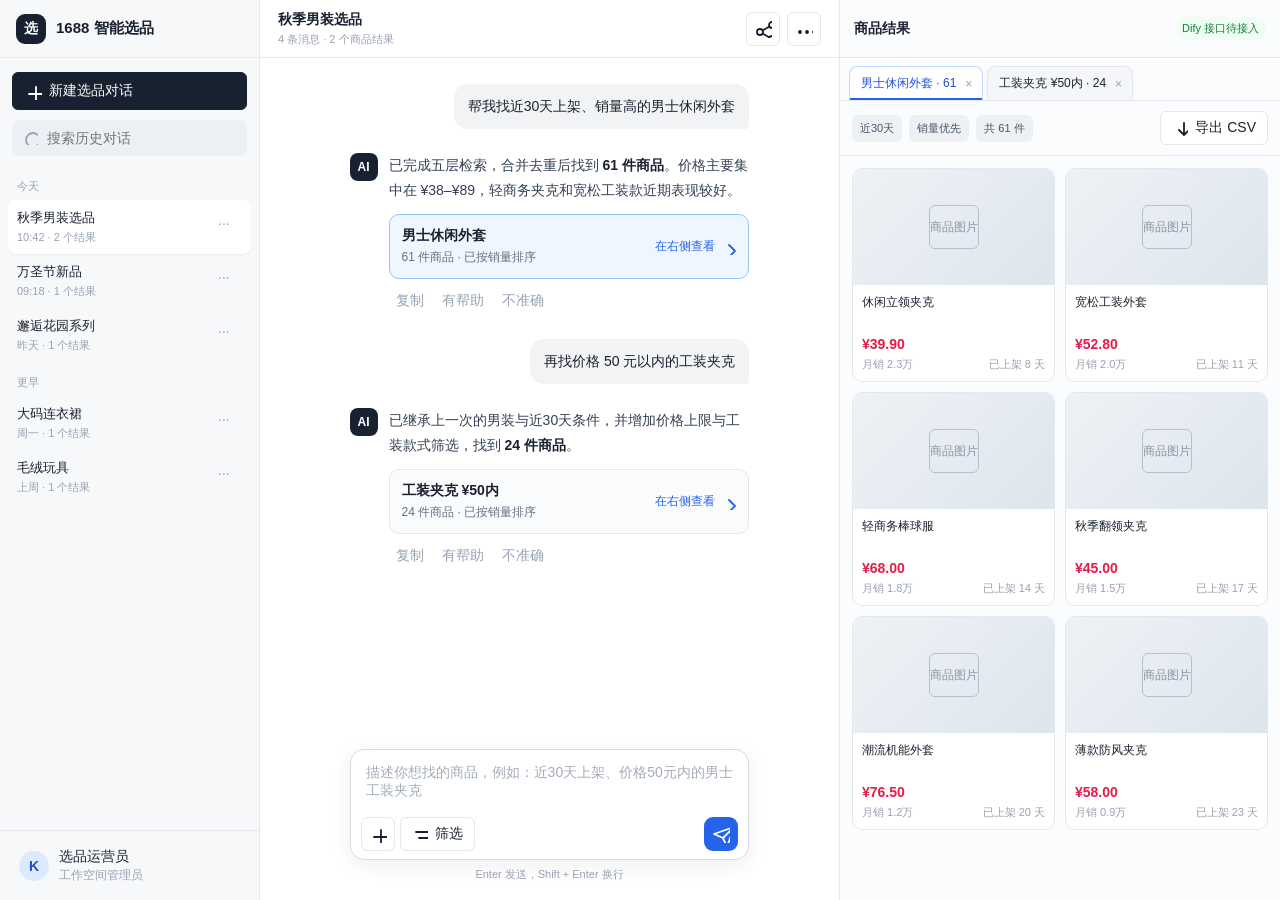
<file: dify_conversation_workbench/index.html>
<!doctype html>
<html lang="zh-CN">
<head>
  <meta charset="utf-8">
  <meta name="viewport" content="width=device-width,initial-scale=1">
  <title>1688 智能选品工作台</title>
  <style>
    :root{--primary:#2563eb;--primary-soft:#eff6ff;--bg:#f3f4f6;--surface:#fff;--border:#e5e7eb;--text:#18212f;--sub:#667085;--muted:#98a2b3;--danger:#dc2626;--sidebar:260px;--preview:440px;--r-sm:6px;--r-md:10px;--r-lg:14px;--shadow:0 10px 32px rgba(16,24,40,.10)}
    *{box-sizing:border-box}html,body{height:100%;margin:0}body{font-family:"Microsoft YaHei UI","PingFang SC","Noto Sans CJK SC",sans-serif;color:var(--text);background:radial-gradient(circle at 15% 0,#fff 0,transparent 26%),var(--bg);font-size:14px;overflow:hidden}
    button,input,textarea{font:inherit}button{color:inherit}.app{height:100vh;display:grid;grid-template-columns:var(--sidebar) minmax(420px,1fr) var(--preview);animation:enter .45s ease both}@keyframes enter{from{opacity:0;transform:translateY(6px)}to{opacity:1;transform:none}}
    .icon{width:18px;height:18px;fill:none;stroke:currentColor;stroke-width:1.8;stroke-linecap:round;stroke-linejoin:round}.icon-sm{width:16px;height:16px}.btn{border:1px solid var(--border);background:var(--surface);border-radius:var(--r-sm);height:34px;padding:0 11px;display:inline-flex;align-items:center;justify-content:center;gap:7px;cursor:pointer;transition:.16s ease}.btn:hover{border-color:#cbd5e1;background:#f8fafc}.btn:focus-visible,.session:focus-visible,.result-card:focus-visible,.tab:focus-visible{outline:3px solid rgba(37,99,235,.18);outline-offset:1px}.btn.primary{background:var(--text);color:#fff;border-color:var(--text)}.btn.primary:hover{background:#273244}.icon-btn{width:34px;padding:0}.hidden{display:none!important}
    .sidebar{height:100%;background:rgba(247,248,250,.96);border-right:1px solid var(--border);display:flex;flex-direction:column;min-width:0}.brand{height:58px;padding:0 16px;display:flex;align-items:center;gap:10px;border-bottom:1px solid rgba(229,231,235,.75)}.brand-mark{width:30px;height:30px;border-radius:9px;background:var(--text);display:grid;place-items:center;color:#fff;font-weight:700}.brand b{font-size:15px}.new-wrap{padding:14px 12px 10px}.new-chat{width:100%;justify-content:flex-start;height:38px}.search-wrap{padding:0 12px 10px;position:relative}.search-wrap .icon{position:absolute;left:22px;top:9px;color:var(--muted)}.search{width:100%;height:36px;border:1px solid transparent;background:#eceff3;border-radius:8px;padding:0 10px 0 34px;color:var(--text);outline:0}.search:focus{background:#fff;border-color:#bfdbfe}.sessions{flex:1;overflow:auto;padding:0 8px 16px}.group-title{font-size:11px;color:var(--muted);padding:13px 9px 6px}.session{width:100%;border:0;background:transparent;border-radius:8px;padding:9px 9px;text-align:left;cursor:pointer;display:grid;grid-template-columns:1fr 24px;gap:6px;align-items:center;transition:.16s}.session:hover{background:#eceff3}.session.active{background:#fff;box-shadow:0 1px 2px rgba(16,24,40,.06)}.session-title{white-space:nowrap;overflow:hidden;text-overflow:ellipsis;font-size:13px}.session-meta{font-size:11px;color:var(--muted);margin-top:3px}.more{border:0;background:transparent;color:var(--muted);width:24px;height:24px;border-radius:5px;cursor:pointer}.more:hover{background:#e5e7eb;color:var(--text)}.sidebar-foot{padding:10px 12px;border-top:1px solid var(--border)}.profile{display:flex;align-items:center;gap:10px;padding:7px}.avatar{width:30px;height:30px;border-radius:50%;background:#dbeafe;color:#1d4ed8;display:grid;place-items:center;font-weight:700}.profile small{display:block;color:var(--muted);margin-top:2px}
    .conversation{height:100%;background:rgba(255,255,255,.98);border-right:1px solid var(--border);display:flex;flex-direction:column;min-width:0}.chat-head{height:58px;border-bottom:1px solid var(--border);padding:0 18px;display:flex;align-items:center;justify-content:space-between}.chat-title{font-weight:700}.chat-sub{font-size:11px;color:var(--muted);margin-top:3px}.head-actions{display:flex;gap:7px}.messages{flex:1;overflow:auto;padding:26px max(24px,7vw) 18px;scroll-behavior:smooth}.message{margin-bottom:24px;animation:messageIn .24s ease both}@keyframes messageIn{from{opacity:0;transform:translateY(5px)}to{opacity:1;transform:none}}.message.user{display:flex;justify-content:flex-end}.bubble-user{max-width:78%;background:#f1f3f5;border-radius:14px 14px 4px 14px;padding:11px 14px;line-height:1.65}.assistant-row{display:grid;grid-template-columns:28px 1fr;gap:11px}.assistant-mark{width:28px;height:28px;border-radius:8px;background:var(--text);color:#fff;display:grid;place-items:center;font-size:12px;font-weight:700}.answer{line-height:1.75;color:#344054}.answer b{color:var(--text)}.answer-tools{display:flex;gap:4px;margin-top:8px}.answer-tools .btn{height:28px;border:0;color:var(--muted);padding:0 7px}.answer-tools .btn:hover{color:var(--text);background:#f2f4f7}.result-card{margin-top:12px;border:1px solid var(--border);background:#fafbfc;border-radius:var(--r-md);padding:12px;display:flex;align-items:center;justify-content:space-between;gap:12px;cursor:pointer;text-align:left;width:100%;transition:.18s}.result-card:hover{border-color:#bfdbfe;background:#f8fbff;transform:translateY(-1px)}.result-card.active{border-color:#93c5fd;background:var(--primary-soft)}.result-name{font-weight:700}.result-meta{font-size:12px;color:var(--sub);margin-top:4px}.result-arrow{color:var(--primary);display:flex;align-items:center;gap:5px;font-size:12px;white-space:nowrap}.typing{display:flex;gap:5px;padding:8px 0}.typing i{width:6px;height:6px;border-radius:50%;background:#94a3b8;animation:dot 1s infinite}.typing i:nth-child(2){animation-delay:.15s}.typing i:nth-child(3){animation-delay:.3s}@keyframes dot{50%{transform:translateY(-4px);opacity:.5}}
    .composer-wrap{padding:10px max(24px,7vw) 18px;background:linear-gradient(transparent,#fff 24%)}.composer{border:1px solid #d7dce2;border-radius:var(--r-lg);background:#fff;box-shadow:0 5px 20px rgba(16,24,40,.07);padding:10px 10px 8px;transition:.18s}.composer:focus-within{border-color:#93c5fd;box-shadow:0 0 0 3px rgba(37,99,235,.08),0 7px 24px rgba(16,24,40,.08)}.composer textarea{width:100%;height:54px;resize:none;border:0;outline:0;padding:4px 5px;color:var(--text)}.composer textarea::placeholder{color:#a4acb9}.composer-foot{display:flex;justify-content:space-between;align-items:center}.composer-actions{display:flex;gap:5px}.send{width:34px;height:34px;border:0;border-radius:9px;background:var(--primary);color:#fff;cursor:pointer;display:grid;place-items:center;transition:.16s}.send:hover{background:#1d4ed8}.send:disabled{background:#cbd5e1;cursor:not-allowed}.hint{font-size:11px;color:var(--muted);text-align:center;margin-top:7px}
    .preview{height:100%;background:#fbfcfd;display:flex;flex-direction:column;min-width:0}.preview-head{height:58px;border-bottom:1px solid var(--border);padding:0 14px;display:flex;align-items:center;justify-content:space-between}.preview-title{font-weight:700}.status{font-size:11px;color:#15803d;background:#f0fdf4;padding:4px 7px;border-radius:999px}.tabs{height:43px;border-bottom:1px solid var(--border);display:flex;align-items:end;padding:0 9px;gap:4px;overflow-x:auto}.tab{height:34px;max-width:190px;border:1px solid var(--border);border-bottom:0;background:#f4f6f8;border-radius:8px 8px 0 0;padding:0 8px 0 11px;display:flex;align-items:center;gap:7px;cursor:pointer;font-size:12px;white-space:nowrap}.tab.active{background:#fff;color:#1d4ed8;border-color:#bfdbfe;box-shadow:inset 0 -2px var(--primary)}.tab-label{overflow:hidden;text-overflow:ellipsis}.tab-close{border:0;background:transparent;color:var(--muted);cursor:pointer;padding:2px}.preview-toolbar{padding:10px 12px;border-bottom:1px solid var(--border);display:flex;gap:7px;align-items:center}.chip{font-size:11px;background:#eef1f4;color:#475467;border-radius:6px;padding:6px 8px}.export{margin-left:auto}.products{flex:1;overflow:auto;padding:12px;display:grid;grid-template-columns:repeat(2,minmax(0,1fr));align-content:start;gap:10px}.product{background:#fff;border:1px solid var(--border);border-radius:var(--r-md);overflow:hidden;transition:.18s}.product:hover{border-color:#cbd5e1;box-shadow:0 5px 16px rgba(16,24,40,.07);transform:translateY(-1px)}.product-img{height:116px;background:linear-gradient(135deg,#eef2f6,#dde5ed);display:grid;place-items:center;color:#8a96a6;font-size:12px;position:relative}.product-img:before{content:"";width:48px;height:42px;border:1px solid #b7c1cc;border-radius:6px;position:absolute}.product-body{padding:9px}.product-name{font-size:12px;line-height:1.45;height:35px;overflow:hidden}.product-price{color:#e11d48;font-weight:700;margin-top:7px}.product-data{display:flex;justify-content:space-between;color:var(--muted);font-size:11px;margin-top:5px}.empty{flex:1;display:grid;place-items:center;text-align:center;color:var(--sub);padding:30px}.empty-graphic{width:92px;height:72px;border:1px dashed #cbd5e1;border-radius:12px;margin:0 auto 14px;display:grid;place-items:center;color:#94a3b8}.empty b{display:block;color:var(--text);margin-bottom:6px}.toast{position:fixed;left:50%;bottom:24px;transform:translate(-50%,12px);background:#18212f;color:#fff;padding:9px 13px;border-radius:8px;box-shadow:var(--shadow);opacity:0;pointer-events:none;transition:.2s;z-index:9}.toast.show{opacity:1;transform:translate(-50%,0)}
    @media(max-width:1100px){:root{--preview:360px}.app{grid-template-columns:220px minmax(380px,1fr) var(--preview)}}
    @media(max-width:850px){body{overflow:auto}.app{height:auto;min-height:100vh;grid-template-columns:210px 1fr}.preview{grid-column:1/-1;height:560px;border-top:1px solid var(--border)}.sidebar,.conversation{height:100vh}}
    @media(max-width:620px){.app{display:block}.sidebar{height:auto;max-height:300px}.conversation{height:720px}.preview{height:620px}.messages,.composer-wrap{padding-left:16px;padding-right:16px}}
  </style>
</head>
<body>
  <div class="app">
    <aside class="sidebar">
      <div class="brand"><div class="brand-mark">选</div><div><b>1688 智能选品</b></div></div>
      <div class="new-wrap"><button class="btn primary new-chat" id="newChat"><svg class="icon"><path d="M12 5v14M5 12h14"/></svg>新建选品对话</button></div>
      <div class="search-wrap"><svg class="icon icon-sm"><circle cx="11" cy="11" r="7"/><path d="m20 20-4-4"/></svg><input class="search" id="sessionSearch" placeholder="搜索历史对话"></div>
      <div class="sessions" id="sessionList"></div>
      <div class="sidebar-foot"><div class="profile"><div class="avatar">K</div><div>选品运营员<small>工作空间管理员</small></div></div></div>
    </aside>

    <section class="conversation">
      <header class="chat-head"><div><div class="chat-title" id="chatTitle"></div><div class="chat-sub" id="chatSub"></div></div><div class="head-actions"><button class="btn icon-btn" title="分享"><svg class="icon"><circle cx="18" cy="5" r="3"/><circle cx="6" cy="12" r="3"/><circle cx="18" cy="19" r="3"/><path d="m8.6 10.5 6.8-4M8.6 13.5l6.8 4"/></svg></button><button class="btn icon-btn" title="更多"><svg class="icon"><circle cx="5" cy="12" r="1"/><circle cx="12" cy="12" r="1"/><circle cx="19" cy="12" r="1"/></svg></button></div></header>
      <div class="messages" id="messages"></div>
      <div class="composer-wrap"><div class="composer"><textarea id="prompt" placeholder="描述你想找的商品，例如：近30天上架、价格50元内的男士工装夹克"></textarea><div class="composer-foot"><div class="composer-actions"><button class="btn icon-btn" title="添加附件"><svg class="icon"><path d="M12 5v14M5 12h14"/></svg></button><button class="btn" title="筛选条件"><svg class="icon icon-sm"><path d="M4 6h16M7 12h10M10 18h4"/></svg>筛选</button></div><button class="send" id="send" title="发送"><svg class="icon"><path d="m22 2-7 20-4-9-9-4Z"/><path d="M22 2 11 13"/></svg></button></div></div><div class="hint">Enter 发送，Shift + Enter 换行</div></div>
    </section>

    <aside class="preview">
      <header class="preview-head"><div class="preview-title">商品结果</div><span class="status">Dify 接口待接入</span></header>
      <div class="tabs" id="tabs"></div>
      <div class="preview-toolbar hidden" id="previewToolbar"><span class="chip">近30天</span><span class="chip">销量优先</span><span class="chip" id="countChip"></span><button class="btn export" id="exportBtn"><svg class="icon icon-sm"><path d="M12 3v12M7 10l5 5 5-5"/><path d="M5 21h14"/></svg>导出 CSV</button></div>
      <div class="products hidden" id="products"></div>
      <div class="empty" id="empty"><div><div class="empty-graphic"><svg class="icon" style="width:32px;height:32px"><path d="M3 6h18v12H3z"/><path d="m3 6 4-3h10l4 3M8 10h8"/></svg></div><b>等待商品结果</b><span>在中间发起选品对话，结果会在这里以 Tab 形式打开。</span></div></div>
    </aside>
  </div>
  <div class="toast" id="toast"></div>

  <script>
    const MOCK_DB={
      sessions:[
        {id:"s1",group:"今天",title:"秋季男装选品",updated:"10:42",messages:[
          {role:"user",text:"帮我找近30天上架、销量高的男士休闲外套"},
          {role:"assistant",text:"已完成五层检索，合并去重后找到 <b>61 件商品</b>。价格主要集中在 ¥38–¥89，轻商务夹克和宽松工装款近期表现较好。",result:"r1"},
          {role:"user",text:"再找价格 50 元以内的工装夹克"},
          {role:"assistant",text:"已继承上一次的男装与近30天条件，并增加价格上限与工装款式筛选，找到 <b>24 件商品</b>。",result:"r2"}
        ],results:[
          {id:"r1",name:"男士休闲外套",count:61,products:["休闲立领夹克","宽松工装外套","轻商务棒球服","秋季翻领夹克","潮流机能外套","薄款防风夹克"],prices:[39.9,52.8,68,45,76.5,58]},
          {id:"r2",name:"工装夹克 ¥50内",count:24,products:["复古多袋工装夹克","基础款翻领外套","秋季宽松夹克","日系休闲工装服","简约通勤外套","青年薄款夹克"],prices:[42,36.8,49.9,45.5,38,47]}
        ]},
        {id:"s2",group:"今天",title:"万圣节新品",updated:"09:18",messages:[{role:"user",text:"找近30天上架的万圣节产品"},{role:"assistant",text:"已识别节日主题、新品时间与热销排序条件，共找到 <b>48 件商品</b>。",result:"r3"}],results:[{id:"r3",name:"万圣节新品",count:48,products:["南瓜灯装饰套装","万圣节斗篷","发光幽灵挂件","儿童巫师帽","派对气球组合","桌面南瓜摆件"],prices:[12.8,18,9.9,7.5,15.9,11.2]}]},
        {id:"s3",group:"今天",title:"邂逅花园系列",updated:"昨天",messages:[{role:"user",text:"搜索邂逅花园系列"},{role:"assistant",text:"已使用系列词作为强检索锚点，找到 <b>32 件高相关商品</b>。",result:"r4"}],results:[{id:"r4",name:"邂逅花园系列",count:32,products:["花园系列连衣裙","法式碎花衬衫","复古花卉半裙","轻薄印花开衫","田园风吊带裙","花卉雪纺上衣"],prices:[79,59,65,48,72,52]}]},
        {id:"s4",group:"更早",title:"大码连衣裙",updated:"周一",messages:[{role:"user",text:"大码连衣裙"},{role:"assistant",text:"已识别人群属性与核心品类，共找到 <b>76 件商品</b>。",result:"r5"}],results:[{id:"r5",name:"大码连衣裙",count:76,products:["大码显瘦连衣裙","宽松雪纺长裙","胖妹妹收腰裙","通勤大码裙装","法式印花长裙","遮肉A字裙"],prices:[69,55,72,86,78,63]}]},
        {id:"s5",group:"更早",title:"毛绒玩具",updated:"上周",messages:[{role:"user",text:"毛绒玩具"},{role:"assistant",text:"已完成玩具类目检索和热销排序，共找到 <b>92 件商品</b>。",result:"r6"}],results:[{id:"r6",name:"毛绒玩具",count:92,products:["治愈系小熊公仔","长条抱枕玩偶","卡通兔子公仔","可爱猫咪抱枕","儿童安抚玩具","生日礼物玩偶"],prices:[18.8,25,16.5,22,19.9,29]}]}
      ]
    };

    const state={sessionId:"s1",activeResultId:"r1",openTabs:["r1","r2"],loading:false};
    const $=s=>document.querySelector(s);
    const el={sessionList:$("#sessionList"),messages:$("#messages"),chatTitle:$("#chatTitle"),chatSub:$("#chatSub"),prompt:$("#prompt"),send:$("#send"),tabs:$("#tabs"),products:$("#products"),empty:$("#empty"),toolbar:$("#previewToolbar"),count:$("#countChip"),search:$("#sessionSearch"),toast:$("#toast")};
    const iconArrow='<svg class="icon icon-sm"><path d="m9 18 6-6-6-6"/></svg>';
    function session(){return MOCK_DB.sessions.find(s=>s.id===state.sessionId)}
    function resultById(id){return session().results.find(r=>r.id===id)}
    function escapeHtml(v){return String(v).replace(/[&<>"]/g,c=>({"&":"&amp;","<":"&lt;",">":"&gt;",'"':"&quot;"}[c]))}
    function renderSessions(filter=""){
      const list=MOCK_DB.sessions.filter(s=>s.title.includes(filter.trim()));let group="";el.sessionList.innerHTML="";
      list.forEach(s=>{if(s.group!==group){group=s.group;el.sessionList.insertAdjacentHTML("beforeend",`<div class="group-title">${group}</div>`)}const b=document.createElement("button");b.className="session "+(s.id===state.sessionId?"active":"");b.innerHTML=`<div><div class="session-title">${escapeHtml(s.title)}</div><div class="session-meta">${s.updated} · ${s.results.length} 个结果</div></div><span class="more">···</span>`;b.onclick=()=>switchSession(s.id);el.sessionList.appendChild(b)})
    }
    function switchSession(id){state.sessionId=id;const s=session();state.openTabs=s.results.length?[s.results[0].id]:[];state.activeResultId=state.openTabs[0]||null;renderAll()}
    function renderMessages(){const s=session();el.chatTitle.textContent=s.title;el.chatSub.textContent=`${s.messages.length} 条消息 · ${s.results.length} 个商品结果`;el.messages.innerHTML="";s.messages.forEach(m=>{
      if(m.role==="user"){el.messages.insertAdjacentHTML("beforeend",`<div class="message user"><div class="bubble-user">${escapeHtml(m.text)}</div></div>`);return}
      const active=m.result&&m.result===state.activeResultId;el.messages.insertAdjacentHTML("beforeend",`<div class="message"><div class="assistant-row"><div class="assistant-mark">AI</div><div><div class="answer">${m.text}</div>${m.result?`<button class="result-card ${active?"active":""}" data-result="${m.result}"><div><div class="result-name">${escapeHtml(resultById(m.result).name)}</div><div class="result-meta">${resultById(m.result).count} 件商品 · 已按销量排序</div></div><span class="result-arrow">在右侧查看 ${iconArrow}</span></button>`:""}<div class="answer-tools"><button class="btn" data-action="copy">复制</button><button class="btn" data-action="like">有帮助</button><button class="btn" data-action="dislike">不准确</button></div></div></div></div>`)
    });el.messages.querySelectorAll("[data-result]").forEach(b=>b.onclick=()=>openResult(b.dataset.result));el.messages.querySelectorAll("[data-action]").forEach(b=>b.onclick=()=>handleAnswerAction(b));el.messages.scrollTop=el.messages.scrollHeight}
    function handleAnswerAction(button){const action=button.dataset.action;if(action==="copy"){const answer=button.closest(".message").querySelector(".answer").innerText;navigator.clipboard?.writeText(answer);showToast("回答已复制");return}button.parentElement.querySelectorAll("[data-action]").forEach(x=>x.style.color="");button.style.color=action==="like"?"#15803d":"#dc2626";showToast(action==="like"?"感谢你的反馈":"已记录问题反馈")}
    function openResult(id){if(!state.openTabs.includes(id))state.openTabs.push(id);state.activeResultId=id;renderMessages();renderPreview()}
    function closeTab(id,e){e.stopPropagation();state.openTabs=state.openTabs.filter(x=>x!==id);if(state.activeResultId===id)state.activeResultId=state.openTabs.at(-1)||null;renderMessages();renderPreview()}
    function renderPreview(){el.tabs.innerHTML="";state.openTabs.forEach(id=>{const r=resultById(id);if(!r)return;const b=document.createElement("button");b.className="tab "+(id===state.activeResultId?"active":"");b.innerHTML=`<span class="tab-label">${escapeHtml(r.name)} · ${r.count}</span><span class="tab-close" title="关闭">×</span>`;b.onclick=()=>{state.activeResultId=id;renderMessages();renderPreview()};b.querySelector(".tab-close").onclick=e=>closeTab(id,e);el.tabs.appendChild(b)});
      const r=state.activeResultId?resultById(state.activeResultId):null;el.empty.classList.toggle("hidden",!!r);el.toolbar.classList.toggle("hidden",!r);el.products.classList.toggle("hidden",!r);if(!r)return;el.count.textContent=`共 ${r.count} 件`;el.products.innerHTML=r.products.map((p,i)=>`<article class="product"><div class="product-img">商品图片</div><div class="product-body"><div class="product-name">${escapeHtml(p)}</div><div class="product-price">¥${r.prices[i].toFixed(2)}</div><div class="product-data"><span>月销 ${(2.3-i*.27).toFixed(1)}万</span><span>已上架 ${8+i*3} 天</span></div></div></article>`).join("")}
    function renderAll(){renderSessions(el.search.value);renderMessages();renderPreview()}
    async function askWorkflow(prompt){await new Promise(r=>setTimeout(r,900));if(prompt.includes("失败"))throw new Error("模拟接口暂时不可用");const name=prompt.length>12?prompt.slice(0,12)+"…":prompt;return{message:`我已根据“${escapeHtml(prompt)}”生成新的搜索条件，并完成模拟检索，找到 <b>36 件商品</b>。接入后端后，这里将显示 Dify 工作流返回的真实分析。`,result:{id:"r"+Date.now(),name,count:36,products:["热销候选商品一","趋势候选商品二","高复购商品三","新品候选商品四","高评分商品五","潜力商品六"],prices:[29.9,45,38.8,56,42.5,33]}}}
    async function sendMessage(){const text=el.prompt.value.trim();if(!text){showToast("请输入选品需求");return}if(state.loading)return;const s=session();s.messages.push({role:"user",text});el.prompt.value="";state.loading=true;el.send.disabled=true;renderMessages();el.messages.insertAdjacentHTML("beforeend",'<div class="message" id="typing"><div class="assistant-row"><div class="assistant-mark">AI</div><div class="typing"><i></i><i></i><i></i></div></div></div>');el.messages.scrollTop=el.messages.scrollHeight;
      try{const data=await askWorkflow(text);s.results.push(data.result);s.messages.push({role:"assistant",text:data.message,result:data.result.id});state.openTabs.push(data.result.id);state.activeResultId=data.result.id}catch(err){s.messages.push({role:"assistant",text:`本次运行失败：${escapeHtml(err.message)}。请稍后重试或检查 Dify 接口配置。`})}finally{state.loading=false;el.send.disabled=false;renderAll()}}
    function newChat(){const id="s"+Date.now();MOCK_DB.sessions.unshift({id,group:"今天",title:"新选品对话",updated:"刚刚",messages:[{role:"assistant",text:"你好，我可以帮你分析关键词、执行多层搜索并整理商品结果。请描述你想找的商品。"}],results:[]});state.sessionId=id;state.openTabs=[];state.activeResultId=null;renderAll();el.prompt.focus()}
    function showToast(text){el.toast.textContent=text;el.toast.classList.add("show");setTimeout(()=>el.toast.classList.remove("show"),1800)}
    $("#newChat").onclick=newChat;el.send.onclick=sendMessage;el.prompt.addEventListener("keydown",e=>{if(e.key==="Enter"&&!e.shiftKey){e.preventDefault();sendMessage()}});el.search.addEventListener("input",e=>renderSessions(e.target.value));$("#exportBtn").onclick=()=>showToast("已生成当前 Tab 的 CSV 导出任务");
    renderAll();
  </script>
</body>
</html>
</file>
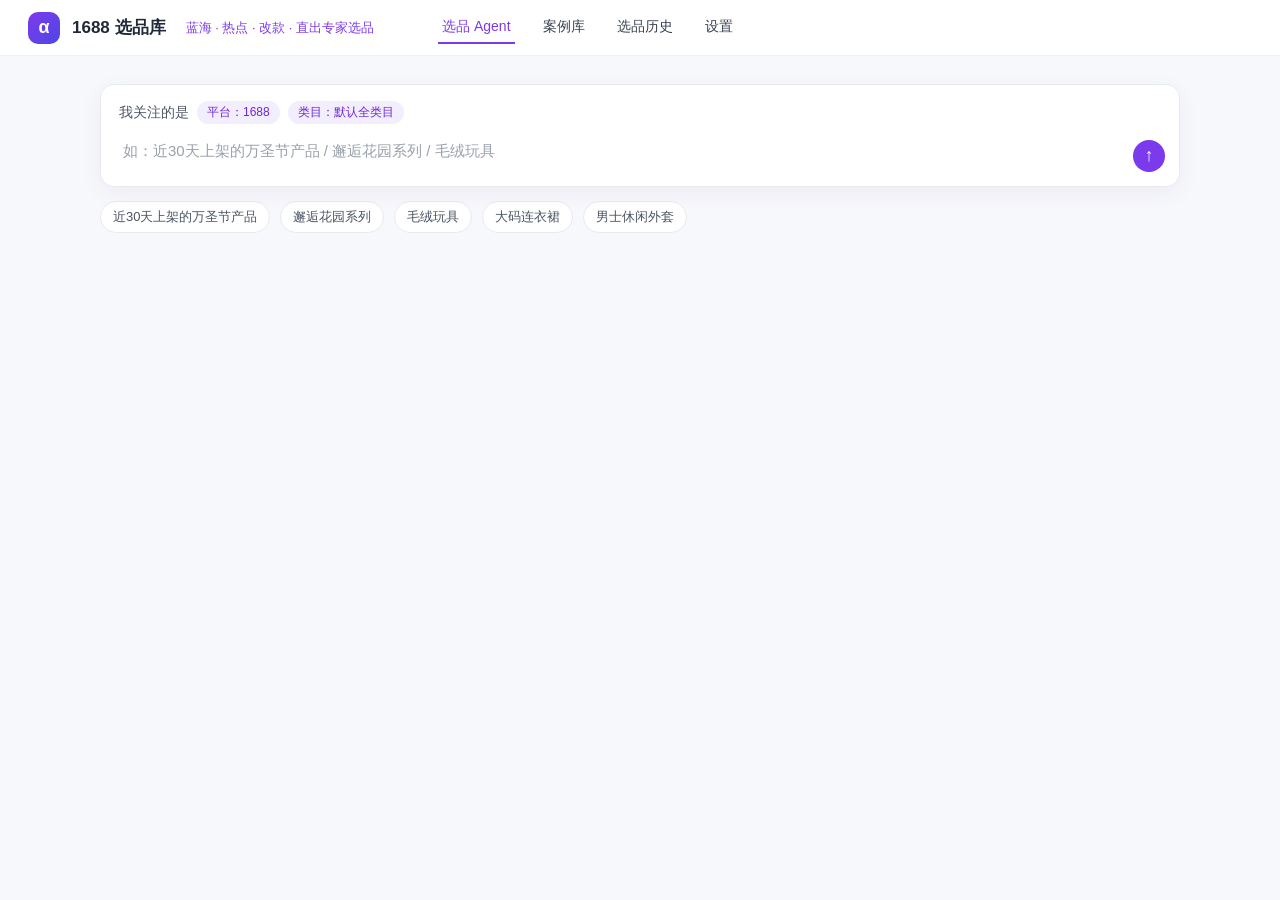
<file: selection_studio/index.html>
<!doctype html>
<html lang="zh-CN">
<head>
<meta charset="utf-8" />
<meta name="viewport" content="width=1280,initial-scale=1" />
<title>1688 选品库 · 遨虾风格工作台</title>
<link rel="stylesheet" href="assets/app.css" />
</head>
<body>

<header class="topbar">
  <div class="brand">
    <span class="logo">α</span>
    <span class="brand-name">1688 选品库</span>
    <span class="brand-tag">蓝海 · 热点 · 改款 · 直出专家选品</span>
  </div>
  <nav class="topnav">
    <a class="active" href="#">选品 Agent</a>
    <a href="#">案例库</a>
    <a href="#">选品历史</a>
    <a href="#">设置</a>
  </nav>
</header>

<section class="ask">
  <div class="ask-card">
    <div class="ask-context">
      <span>我关注的是</span>
      <span class="chip">平台：1688</span>
      <span class="chip">类目：默认全类目</span>
    </div>
    <div id="ask-input" class="ask-input" contenteditable="true" data-placeholder="如：近30天上架的万圣节产品 / 邂逅花园系列 / 毛绒玩具"></div>
    <button id="ask-send" class="ask-send" title="发送（回车提交）">↑</button>
  </div>
  <div id="ask-examples" class="ask-examples"></div>
</section>

<section id="json-panel" class="ask hidden">
  <div class="ask-card">
    <div class="ask-context">
      <span>粘贴 Dify 工作流输出：</span>
      <span class="chip">把工作流 result 里 ```json``` 代码块复制到下面</span>
    </div>
    <textarea id="json-input" style="width:100%;height:160px;font-family:ui-monospace,Menlo,Consolas,monospace;font-size:13px;border:1px solid #e5e7eb;border-radius:10px;padding:10px;" placeholder='{"keyword":"...","summary":"...","finalItems":[]}'></textarea>
    <div style="display:flex;gap:10px;margin-top:10px;">
      <button id="json-load" class="primary-btn">载入并预览</button>
      <button id="json-sample" class="ghost-btn">载入示例数据</button>
    </div>
  </div>
</section>

<section id="planner" class="planner hidden">
  <div class="planner-title">任务规划</div>
  <ol class="planner-steps">
    <li data-step="understand"><span class="dot"></span><span class="label">需求理解</span><span class="hint">分析搜索词、识别系列 / 人群 / 场景</span></li>
    <li data-step="queries"><span class="dot"></span><span class="label">查询词拆解</span><span class="hint">生成 5 层查询词（核心 / 修饰 / 系列 / 人群 / 场景）</span></li>
    <li data-step="search"><span class="dot"></span><span class="label">调用店雷达</span><span class="hint">逐层调用接口、按类目与模糊词过滤</span></li>
    <li data-step="rank"><span class="dot"></span><span class="label">去重 + 排序</span><span class="hint">按 30 天销量、机会分、上架时间综合排序</span></li>
    <li data-step="report"><span class="dot"></span><span class="label">撰写报告</span><span class="hint">生成一句话摘要、商品列表、追问建议</span></li>
  </ol>
</section>

<main id="result" class="result hidden">

  <header class="result-head">
    <div class="summary-block">
      <h2 id="r-summary-title">选品推荐</h2>
      <p id="r-summary-text" class="summary-text"></p>
      <div id="r-followups" class="followups"></div>
    </div>
    <div class="result-actions">
      <button id="btn-feedback-like" class="ghost-btn">👍 喜欢</button>
      <button id="btn-feedback-dislike" class="ghost-btn">👎 不喜欢</button>
      <button id="btn-export-csv" class="primary-btn">⬇ 导出选中为 CSV</button>
    </div>
  </header>

  <section class="toolbar">
    <div class="view-toggle">
      <button data-view="card" class="seg active">大图模式</button>
      <button data-view="list" class="seg">列表模式</button>
    </div>
    <div class="filters">
      <label>价格
        <select id="f-price">
          <option value="">不限</option>
          <option value="0-10">≤ 10 元</option>
          <option value="10-30">10 - 30 元</option>
          <option value="30-60">30 - 60 元</option>
          <option value="60-">≥ 60 元</option>
        </select>
      </label>
      <label>月销量
        <select id="f-sales">
          <option value="">不限</option>
          <option value="0-100">≤ 100</option>
          <option value="100-500">100 - 500</option>
          <option value="500-1000">500 - 1000</option>
          <option value="1000-">≥ 1000</option>
        </select>
      </label>
      <label>评分
        <select id="f-rating">
          <option value="">不限</option>
          <option value="4.5">≥ 4.5</option>
          <option value="4.0">≥ 4.0</option>
        </select>
      </label>
      <label>上架时间
        <select id="f-listed">
          <option value="">不限</option>
          <option value="30">近 30 天</option>
          <option value="90">近 90 天</option>
        </select>
      </label>
      <button id="f-clear" class="ghost-btn small">清空筛选</button>
    </div>
    <div class="sort">
      <label>排序
        <select id="s-key">
          <option value="sales30d_desc">按 30 天销量 ↓</option>
          <option value="sales_desc">按月销量 ↓</option>
          <option value="price_asc">按价格 ↑</option>
          <option value="price_desc">按价格 ↓</option>
          <option value="listed_desc">按上架时间 ↓</option>
          <option value="rating_desc">按评分 ↓</option>
        </select>
      </label>
    </div>
  </section>

  <section class="counts">
    <span id="c-total">共 0 条结果</span>
    <span id="c-selected" class="muted">已选 0 条</span>
    <label class="muted"><input type="checkbox" id="c-all-current" /> 全选当前页</label>
  </section>

  <section id="grid" class="grid card-view"></section>
  <section id="table" class="hidden">
    <table class="data-table">
      <thead>
        <tr>
          <th class="ck"><input type="checkbox" id="t-head-ck" /></th>
          <th>#</th>
          <th>主图</th>
          <th>标题</th>
          <th>价格</th>
          <th>月销量</th>
          <th>30天销量</th>
          <th>评分</th>
          <th>上架时间</th>
          <th>类目</th>
          <th>链接</th>
        </tr>
      </thead>
      <tbody id="t-body"></tbody>
    </table>
  </section>

  <footer class="pager">
    <button id="p-prev" class="ghost-btn">上一页</button>
    <span id="p-info">第 1 / 1 页</span>
    <button id="p-next" class="ghost-btn">下一页</button>
    <span class="muted">每页</span>
    <select id="p-size">
      <option>10</option>
      <option selected>20</option>
      <option>50</option>
    </select>
    <span class="muted">条</span>
  </footer>

</main>

<div id="toast" class="toast"></div>

<script src="assets/app.js"></script>
</body>
</html>
</file>
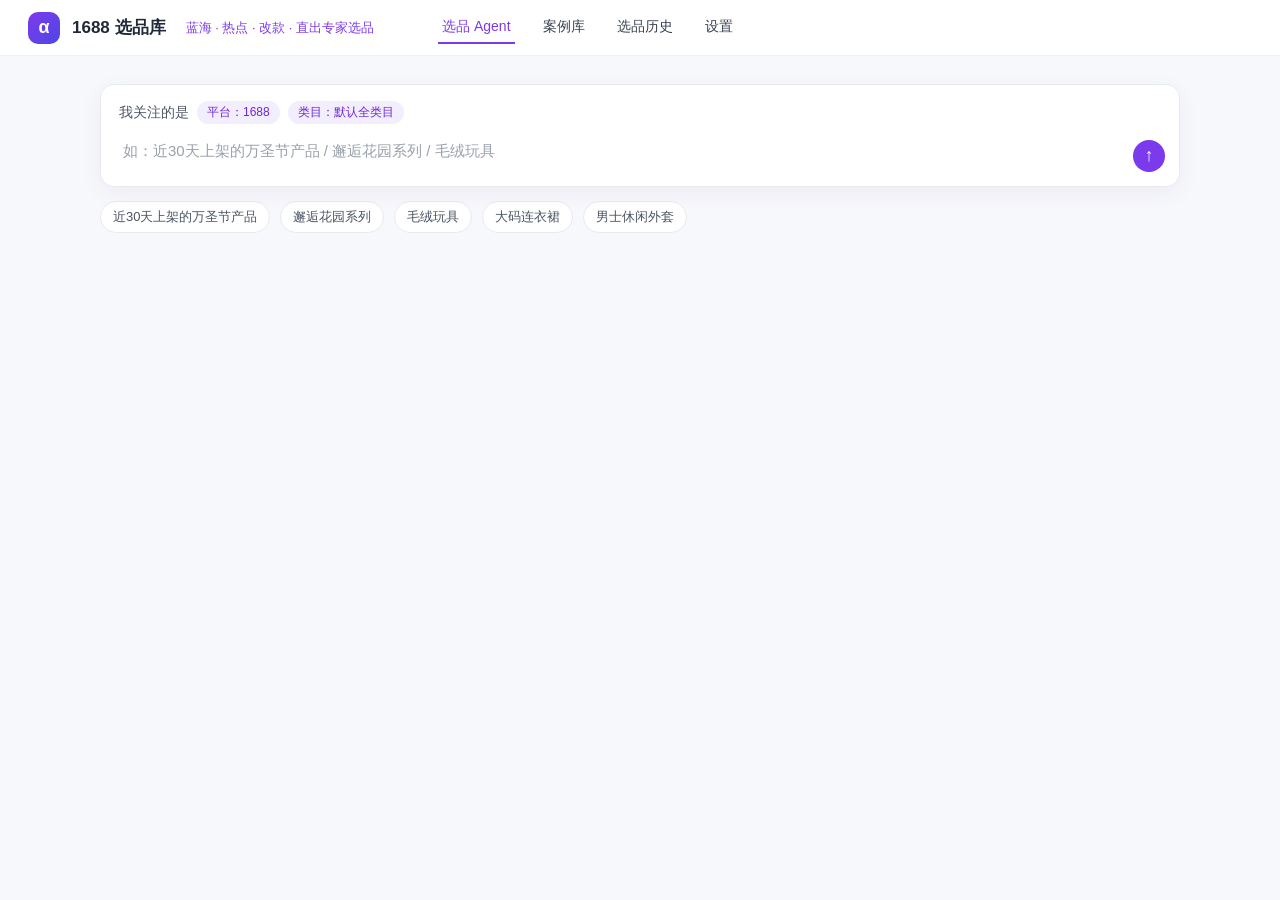
<file: selection_studio/selection_studio_inline.html>
﻿<!doctype html>
<html lang="zh-CN">
<head>
<meta charset="utf-8" />
<meta name="viewport" content="width=1280,initial-scale=1" />
<title>1688 选品库 · 遨虾风格工作台</title>
<style>/* ============== base ============== */
* { box-sizing: border-box; }
html, body { margin: 0; padding: 0; }
body {
  font-family: -apple-system, BlinkMacSystemFont, "PingFang SC", "Microsoft YaHei", "Noto Sans CJK SC", "WenQuanYi Micro Hei", "Segoe UI", Arial, sans-serif;
  color: #1f2937;
  background: #f7f8fb;
  min-width: 1280px;
}
.hidden { display: none !important; }
.muted { color: #6b7280; font-weight: 400; }
button { cursor: pointer; font-family: inherit; }

/* ============== topbar ============== */
.topbar {
  height: 56px;
  display: flex; align-items: center; gap: 32px;
  padding: 0 28px;
  background: #ffffff;
  border-bottom: 1px solid #eef0f5;
  position: sticky; top: 0; z-index: 5;
}
.brand { display: flex; align-items: center; gap: 12px; }
.logo {
  display: inline-flex; align-items: center; justify-content: center;
  width: 32px; height: 32px; border-radius: 10px;
  background: linear-gradient(135deg,#7c3aed,#4f46e5);
  color: #fff; font-weight: 700; font-size: 18px;
}
.brand-name { font-weight: 700; font-size: 17px; }
.brand-tag { color: #7c3aed; font-size: 13px; margin-left: 8px; }
.topnav { display: flex; gap: 24px; margin-left: 32px; }
.topnav a {
  color: #374151; text-decoration: none; font-size: 14px; padding: 6px 4px;
  border-bottom: 2px solid transparent;
}
.topnav a.active { color: #7c3aed; border-color: #7c3aed; }

/* ============== ask area ============== */
.ask { padding: 28px 28px 8px; }
.ask-card {
  position: relative;
  background: #ffffff;
  border: 1px solid #e8eaf2;
  border-radius: 14px;
  box-shadow: 0 6px 22px rgba(60,40,140,0.06);
  padding: 16px 18px 18px;
  max-width: 1080px; margin: 0 auto;
}
.ask-context { display: flex; align-items: center; gap: 8px; color: #4b5563; font-size: 14px; margin-bottom: 10px; }
.chip {
  display: inline-block; padding: 3px 10px; border-radius: 999px;
  background: #f3eefe; color: #6d28d9; font-size: 12px;
}
.ask-input {
  min-height: 28px; max-height: 140px; overflow: auto;
  font-size: 15px; line-height: 1.7;
  outline: none; padding: 4px 36px 4px 4px;
}
.ask-input:empty::before {
  content: attr(data-placeholder); color: #9aa1ad;
}
.ask-send {
  position: absolute; right: 14px; bottom: 14px;
  width: 32px; height: 32px; border-radius: 50%;
  background: #7c3aed; color: #fff; border: none; font-size: 18px;
  display: flex; align-items: center; justify-content: center;
}
.ask-send:hover { background: #6d28d9; }
.ask-examples {
  max-width: 1080px; margin: 14px auto 0;
  display: flex; flex-wrap: wrap; gap: 10px;
}
.ask-example {
  padding: 6px 12px; background: #ffffff; border: 1px solid #e8eaf2;
  border-radius: 999px; font-size: 13px; color: #4b5563;
}
.ask-example:hover { border-color: #7c3aed; color: #6d28d9; }

/* ============== planner ============== */
.planner {
  max-width: 1080px; margin: 16px auto; padding: 14px 18px;
  background: #ffffff; border: 1px solid #eef0f5; border-radius: 12px;
}
.planner-title { font-weight: 600; color: #4b5563; margin-bottom: 8px; font-size: 14px; }
.planner-steps {
  list-style: none; padding: 0; margin: 0;
  display: grid; grid-template-columns: repeat(5,1fr); gap: 10px;
}
.planner-steps li {
  border: 1px dashed #e5e7eb; border-radius: 10px;
  padding: 10px 12px; display: flex; flex-direction: column; gap: 6px;
  background: #fafbff;
}
.planner-steps li.active { border-style: solid; border-color: #c4b5fd; background: #f5f3ff; }
.planner-steps li.done .dot { background: #16a34a; }
.planner-steps .dot {
  width: 10px; height: 10px; border-radius: 50%; background: #d1d5db;
  display: inline-block;
}
.planner-steps li.active .dot { background: #7c3aed; animation: pulse 1s infinite; }
@keyframes pulse { 0%,100% {transform:scale(1);} 50% {transform:scale(1.4);} }
.planner-steps .label { font-weight: 600; font-size: 13px; }
.planner-steps .hint { color: #6b7280; font-size: 12px; }

/* ============== result head ============== */
.result { padding: 12px 28px 60px; max-width: 1240px; margin: 0 auto; }
.result-head {
  background: linear-gradient(135deg,#faf5ff,#eef2ff);
  border: 1px solid #ede9fe; border-radius: 14px;
  padding: 18px 22px; display: flex; justify-content: space-between; gap: 24px;
  align-items: flex-start;
}
.summary-block { max-width: 760px; }
.summary-block h2 { margin: 0 0 6px; font-size: 18px; }
.summary-text { color: #374151; font-size: 14px; line-height: 1.8; margin: 0; }
.followups { display: flex; flex-wrap: wrap; gap: 8px; margin-top: 10px; }
.followups .chip { background: #ede9fe; color: #5b21b6; }

.result-actions { display: flex; gap: 10px; align-items: flex-start; }
.primary-btn {
  background: #7c3aed; color: #fff; border: none; padding: 10px 16px;
  border-radius: 10px; font-size: 14px;
}
.primary-btn:hover { background: #6d28d9; }
.ghost-btn {
  background: #ffffff; color: #374151; border: 1px solid #e5e7eb;
  padding: 9px 14px; border-radius: 10px; font-size: 13px;
}
.ghost-btn:hover { border-color: #7c3aed; color: #6d28d9; }
.ghost-btn.small { padding: 6px 10px; font-size: 12px; }

/* ============== toolbar ============== */
.toolbar {
  margin: 16px 0 8px; display: flex; flex-wrap: wrap; gap: 14px; align-items: center;
}
.view-toggle { display: inline-flex; background: #fff; border: 1px solid #e5e7eb; border-radius: 10px; overflow: hidden; }
.view-toggle .seg { background: #fff; border: none; padding: 8px 14px; font-size: 13px; color: #374151; }
.view-toggle .seg.active { background: #7c3aed; color: #fff; }
.filters, .sort { display: flex; gap: 10px; align-items: center; flex-wrap: wrap; }
.filters label, .sort label { font-size: 13px; color: #4b5563; display: flex; align-items: center; gap: 6px; }
.filters select, .sort select {
  padding: 6px 8px; border: 1px solid #e5e7eb; border-radius: 8px;
  font-size: 13px; background: #fff;
}

/* ============== counts ============== */
.counts {
  display: flex; gap: 18px; align-items: center;
  padding: 6px 4px; font-size: 13px; color: #4b5563;
}
.counts label { display: flex; align-items: center; gap: 6px; }

/* ============== grid (card view) ============== */
.grid {
  display: grid; grid-template-columns: repeat(4,1fr); gap: 14px;
  margin-top: 6px;
}
.product-card {
  background: #fff; border: 1px solid #eef0f5; border-radius: 12px;
  overflow: hidden; display: flex; flex-direction: column;
  transition: transform .15s, box-shadow .15s;
}
.product-card:hover { transform: translateY(-2px); box-shadow: 0 6px 22px rgba(60,40,140,0.08); }
.product-card .thumb { aspect-ratio: 1/1; background: #f3f4f6; }
.product-card .thumb img { width: 100%; height: 100%; object-fit: cover; display: block; }
.product-card .body { padding: 10px 12px 12px; display: flex; flex-direction: column; gap: 6px; }
.product-card .title { font-size: 13px; line-height: 1.45; height: 38px; overflow: hidden; display: -webkit-box; -webkit-line-clamp: 2; -webkit-box-orient: vertical; }
.product-card .meta { display: flex; gap: 8px; font-size: 12px; color: #6b7280; align-items: center; }
.product-card .price { color: #ef4444; font-weight: 700; font-size: 16px; }
.product-card .stats { display: flex; justify-content: space-between; font-size: 12px; color: #4b5563; }
.product-card .check-row { display: flex; align-items: center; gap: 6px; font-size: 12px; color: #6b7280; padding: 0 12px 8px; }

/* ============== table (list view) ============== */
.data-table {
  width: 100%; border-collapse: collapse; background: #fff;
  border: 1px solid #eef0f5; border-radius: 12px; overflow: hidden;
}
.data-table th, .data-table td {
  padding: 10px 12px; font-size: 13px; border-bottom: 1px solid #f1f2f6;
  vertical-align: middle;
}
.data-table th { background: #f9fafb; color: #4b5563; font-weight: 600; text-align: left; }
.data-table td.ck, .data-table th.ck { width: 36px; text-align: center; }
.data-table td.img img { width: 56px; height: 56px; object-fit: cover; border-radius: 8px; background: #f3f4f6; }
.data-table tr:hover { background: #fafbff; }
.data-table tr.checked { background: #f5f3ff; }

/* ============== pager ============== */
.pager {
  margin-top: 16px; display: flex; gap: 10px; align-items: center;
  padding: 10px 14px; background: #fff; border: 1px solid #eef0f5;
  border-radius: 10px;
}
.pager select { padding: 4px 8px; border: 1px solid #e5e7eb; border-radius: 8px; }

/* ============== toast ============== */
.toast {
  position: fixed; left: 50%; bottom: 36px; transform: translateX(-50%);
  background: #111827; color: #fff; padding: 10px 18px; border-radius: 999px;
  font-size: 13px; opacity: 0; transition: opacity .25s;
  pointer-events: none; z-index: 999;
}
.toast.show { opacity: 1; }</style>
</head>
<body>

<header class="topbar">
  <div class="brand">
    <span class="logo">α</span>
    <span class="brand-name">1688 选品库</span>
    <span class="brand-tag">蓝海 · 热点 · 改款 · 直出专家选品</span>
  </div>
  <nav class="topnav">
    <a class="active" href="#">选品 Agent</a>
    <a href="#">案例库</a>
    <a href="#">选品历史</a>
    <a href="#">设置</a>
  </nav>
</header>

<section class="ask">
  <div class="ask-card">
    <div class="ask-context">
      <span>我关注的是</span>
      <span class="chip">平台：1688</span>
      <span class="chip">类目：默认全类目</span>
    </div>
    <div id="ask-input" class="ask-input" contenteditable="true" data-placeholder="如：近30天上架的万圣节产品 / 邂逅花园系列 / 毛绒玩具"></div>
    <button id="ask-send" class="ask-send" title="发送（回车提交）">↑</button>
  </div>
  <div id="ask-examples" class="ask-examples"></div>
</section>

<section id="json-panel" class="ask hidden">
  <div class="ask-card">
    <div class="ask-context">
      <span>粘贴 Dify 工作流输出：</span>
      <span class="chip">把工作流 result 里 ```json``` 代码块复制到下面</span>
    </div>
    <textarea id="json-input" style="width:100%;height:160px;font-family:ui-monospace,Menlo,Consolas,monospace;font-size:13px;border:1px solid #e5e7eb;border-radius:10px;padding:10px;" placeholder='{"keyword":"...","summary":"...","finalItems":[]}'></textarea>
    <div style="display:flex;gap:10px;margin-top:10px;">
      <button id="json-load" class="primary-btn">载入并预览</button>
      <button id="json-sample" class="ghost-btn">载入示例数据</button>
    </div>
  </div>
</section>

<section id="planner" class="planner hidden">
  <div class="planner-title">任务规划</div>
  <ol class="planner-steps">
    <li data-step="understand"><span class="dot"></span><span class="label">需求理解</span><span class="hint">分析搜索词、识别系列 / 人群 / 场景</span></li>
    <li data-step="queries"><span class="dot"></span><span class="label">查询词拆解</span><span class="hint">生成 5 层查询词（核心 / 修饰 / 系列 / 人群 / 场景）</span></li>
    <li data-step="search"><span class="dot"></span><span class="label">调用店雷达</span><span class="hint">逐层调用接口、按类目与模糊词过滤</span></li>
    <li data-step="rank"><span class="dot"></span><span class="label">去重 + 排序</span><span class="hint">按 30 天销量、机会分、上架时间综合排序</span></li>
    <li data-step="report"><span class="dot"></span><span class="label">撰写报告</span><span class="hint">生成一句话摘要、商品列表、追问建议</span></li>
  </ol>
</section>

<main id="result" class="result hidden">

  <header class="result-head">
    <div class="summary-block">
      <h2 id="r-summary-title">选品推荐</h2>
      <p id="r-summary-text" class="summary-text"></p>
      <div id="r-followups" class="followups"></div>
    </div>
    <div class="result-actions">
      <button id="btn-feedback-like" class="ghost-btn">👍 喜欢</button>
      <button id="btn-feedback-dislike" class="ghost-btn">👎 不喜欢</button>
      <button id="btn-export-csv" class="primary-btn">⬇ 导出选中为 CSV</button>
    </div>
  </header>

  <section class="toolbar">
    <div class="view-toggle">
      <button data-view="card" class="seg active">大图模式</button>
      <button data-view="list" class="seg">列表模式</button>
    </div>
    <div class="filters">
      <label>价格
        <select id="f-price">
          <option value="">不限</option>
          <option value="0-10">≤ 10 元</option>
          <option value="10-30">10 - 30 元</option>
          <option value="30-60">30 - 60 元</option>
          <option value="60-">≥ 60 元</option>
        </select>
      </label>
      <label>月销量
        <select id="f-sales">
          <option value="">不限</option>
          <option value="0-100">≤ 100</option>
          <option value="100-500">100 - 500</option>
          <option value="500-1000">500 - 1000</option>
          <option value="1000-">≥ 1000</option>
        </select>
      </label>
      <label>评分
        <select id="f-rating">
          <option value="">不限</option>
          <option value="4.5">≥ 4.5</option>
          <option value="4.0">≥ 4.0</option>
        </select>
      </label>
      <label>上架时间
        <select id="f-listed">
          <option value="">不限</option>
          <option value="30">近 30 天</option>
          <option value="90">近 90 天</option>
        </select>
      </label>
      <button id="f-clear" class="ghost-btn small">清空筛选</button>
    </div>
    <div class="sort">
      <label>排序
        <select id="s-key">
          <option value="sales30d_desc">按 30 天销量 ↓</option>
          <option value="sales_desc">按月销量 ↓</option>
          <option value="price_asc">按价格 ↑</option>
          <option value="price_desc">按价格 ↓</option>
          <option value="listed_desc">按上架时间 ↓</option>
          <option value="rating_desc">按评分 ↓</option>
        </select>
      </label>
    </div>
  </section>

  <section class="counts">
    <span id="c-total">共 0 条结果</span>
    <span id="c-selected" class="muted">已选 0 条</span>
    <label class="muted"><input type="checkbox" id="c-all-current" /> 全选当前页</label>
  </section>

  <section id="grid" class="grid card-view"></section>
  <section id="table" class="hidden">
    <table class="data-table">
      <thead>
        <tr>
          <th class="ck"><input type="checkbox" id="t-head-ck" /></th>
          <th>#</th>
          <th>主图</th>
          <th>标题</th>
          <th>价格</th>
          <th>月销量</th>
          <th>30天销量</th>
          <th>评分</th>
          <th>上架时间</th>
          <th>类目</th>
          <th>链接</th>
        </tr>
      </thead>
      <tbody id="t-body"></tbody>
    </table>
  </section>

  <footer class="pager">
    <button id="p-prev" class="ghost-btn">上一页</button>
    <span id="p-info">第 1 / 1 页</span>
    <button id="p-next" class="ghost-btn">下一页</button>
    <span class="muted">每页</span>
    <select id="p-size">
      <option>10</option>
      <option selected>20</option>
      <option>50</option>
    </select>
    <span class="muted">条</span>
  </footer>

</main>

<div id="toast" class="toast"></div>

<script>window.__SAMPLE = {
  "keyword": "近30天上架的万圣节产品",
  "summary": "本次推荐聚焦美国亚马逊近30天（2026-08-08 后）上架的万圣节新品，共筛选出 20 款符合条件商品。推荐策略以新品机会分高、近 30 天销量 ≥ 20 为核心，覆盖服装（卫衣、毛衣、睡衣、短裤）、配饰（耳环、手链）及成人服饰套装等多个子类目。商品价格区间为 ¥5.99–¥17.99，其中多款睡衣和卫衣销量突出。核心发现：万圣节服饰类新品机会分普遍高于 90%，轻小件如耳环、手链具备高倍率定价潜力。风险提示：部分商品评论数为 0，需关注实际用户反馈及节后库存风险。",
  "followups": [
    "万圣节睡衣类目有哪些爆款可跟卖？",
    "高机会分卫衣新品的痛点是什么？",
    "耳环手链类如何优化 Listing？"
  ],
  "queries": [
    { "name": "halloween pajamas women", "count": 8 },
    { "name": "halloween sweater women", "count": 6 },
    { "name": "halloween costume women", "count": 4 },
    { "name": "halloween jewelry", "count": 2 }
  ],
  "finalItems": [
    {
      "id": "B0HH2V66T5",
      "title": "Halloween Pajamas Women 2 Piece Fall Cute Ghost Pumpkin Pajama Sets Soft Long Sleeve Pjs Party Spooky Costumes",
      "image": "https://placehold.co/300x300/7c3aed/ffffff?text=Pajama+Set",
      "price": 76.8,
      "sales": 1029,
      "sales30d": 1029,
      "rating": 5,
      "listedAt": "2026-08-27",
      "category": "睡衣/家居服",
      "url": "https://detail.1688.com/offer/600000.html",
      "shop": "潮趣服饰有限公司"
    },
    {
      "id": "B0HF4L4D5V",
      "title": "OHOME Halloween Party Favors - 6 Pack HALLOWEEN Bracelets Halloween Games Treats Toys Gifts Crafts Party Supplies for Kids",
      "image": "https://placehold.co/300x300/ef4444/ffffff?text=Bracelet",
      "price": 42.9,
      "sales": 639,
      "sales30d": 639,
      "rating": 4.5,
      "listedAt": "2026-08-13",
      "category": "节日饰品/手链",
      "url": "https://detail.1688.com/offer/600001.html",
      "shop": "万圣节派对工厂"
    },
    {
      "id": "B0HFJ3J4C5",
      "title": "7 Pcs Halloween Costumes for Adults, Funny Adult Costumes for Women",
      "image": "https://placehold.co/300x300/22c55e/ffffff?text=Costume",
      "price": 119.0,
      "sales": 453,
      "sales30d": 453,
      "rating": 4,
      "listedAt": "2026-08-17",
      "category": "成人服饰套装",
      "url": "https://detail.1688.com/offer/600002.html",
      "shop": "趣派对服饰"
    },
    {
      "id": "B0HH4HXMC6",
      "title": "Halloween Sweaters for Women Casual Knitted Cardigan Pullover Cute Pumpkin Graphic Fall Button Down Tops",
      "image": "https://placehold.co/300x300/f59e0b/ffffff?text=Sweater",
      "price": 48.5,
      "sales": 290,
      "sales30d": 290,
      "rating": 3.4,
      "listedAt": "2026-08-27",
      "category": "针织毛衣",
      "url": "https://detail.1688.com/offer/600003.html",
      "shop": "暖意服饰厂"
    },
    {
      "id": "B0HG2281FC",
      "title": "Halloween Sweatshirt for Women Spooky Season Cute Tops Ghost Graphic Pullover",
      "image": "https://placehold.co/300x300/3b82f6/ffffff?text=Sweatshirt",
      "price": 69.9,
      "sales": 276,
      "sales30d": 276,
      "rating": 5,
      "listedAt": "2026-08-21",
      "category": "卫衣",
      "url": "https://detail.1688.com/offer/600004.html",
      "shop": "幽灵工厂店"
    },
    {
      "id": "B0HFN7D68T",
      "title": "Halloween Sweaters Knitted Cardigan Button Tops Cute Pumpkin Graphic Fall Button Down Tops Witch And Skull Print",
      "image": "https://placehold.co/300x300/8b5cf6/ffffff?text=Pumpkin+Knit",
      "price": 69.9,
      "sales": 224,
      "sales30d": 224,
      "rating": 5,
      "listedAt": "2026-08-18",
      "category": "针织毛衣",
      "url": "https://detail.1688.com/offer/600005.html",
      "shop": "南瓜针织厂"
    },
    {
      "id": "B0HF8RKWWD",
      "title": "COTECRAM Halloween Sweatshirt Salem Broom Company Printed Pullover Vintage Witch Moon Crewneck Sweater",
      "image": "https://placehold.co/300x300/14b8a6/ffffff?text=Witch+Sweater",
      "price": 104.9,
      "sales": 177,
      "sales30d": 177,
      "rating": 5,
      "listedAt": "2026-08-14",
      "category": "卫衣",
      "url": "https://detail.1688.com/offer/600006.html",
      "shop": "复古卫衣坊"
    },
    {
      "id": "B0HF7L9M5R",
      "title": "Halloween Shorts Women Holiday Party Casual Baggy Halloween Print Shorts Funny Pattern Party",
      "image": "https://placehold.co/300x300/eab308/ffffff?text=Halloween+Shorts",
      "price": 62.9,
      "sales": 172,
      "sales30d": 172,
      "rating": 5,
      "listedAt": "2026-08-14",
      "category": "短裤",
      "url": "https://detail.1688.com/offer/600007.html",
      "shop": "派对短裤直营"
    },
    {
      "id": "B0HG52ZLWT",
      "title": "Halloween Earrings for Women Gothic Jewelry Witch Skeleton Spider Pumpkin Ghost Bat Dangle Earrings Set",
      "image": "https://placehold.co/300x300/dc2626/ffffff?text=Earrings",
      "price": 56.6,
      "sales": 168,
      "sales30d": 168,
      "rating": 4.5,
      "listedAt": "2026-08-22",
      "category": "耳环/饰品",
      "url": "https://detail.1688.com/offer/600008.html",
      "shop": "暗夜饰品"
    },
    {
      "id": "B0HDTV387M",
      "title": "midelxp Halloween Pajama Pants Women Comfy Loose Fit Jogger Pajama Bottoms Pumpkin Ghost Graphic",
      "image": "https://placehold.co/300x300/0ea5e9/ffffff?text=PJ+Pants",
      "price": 69.9,
      "sales": 156,
      "sales30d": 156,
      "rating": 5,
      "listedAt": "2026-08-11",
      "category": "睡衣/家居服",
      "url": "https://detail.1688.com/offer/600009.html",
      "shop": "舒适家居"
    },
    {
      "id": "B0HDT1GXQT",
      "title": "Women Halloween Shirt Boho Bell Sleeve Crewneck Graphic Top Floral Skeleton Ribcage Print Gothic Blouse",
      "image": "https://placehold.co/300x300/a855f7/ffffff?text=Shirt",
      "price": 62.8,
      "sales": 137,
      "sales30d": 137,
      "rating": 5,
      "listedAt": "2026-08-11",
      "category": "上衣",
      "url": "https://detail.1688.com/offer/600010.html",
      "shop": "波西米亚女装"
    },
    {
      "id": "B0HH3ABCDE",
      "title": "Halloween Sweatshirts for Women 2026 Pumpkin Ghost Funny Pullover Tops Long Sleeve Crewneck",
      "image": "https://placehold.co/300x300/f97316/ffffff?text=Pumpkin",
      "price": 79.9,
      "sales": 121,
      "sales30d": 121,
      "rating": 4.8,
      "listedAt": "2026-08-19",
      "category": "卫衣",
      "url": "https://detail.1688.com/offer/600011.html",
      "shop": "南瓜精选店"
    },
    {
      "id": "B0HGZ9KLMN",
      "title": "Womens Halloween Costume Witch Dress Long Sleeve Gothic Vintage Costume Party Dress",
      "image": "https://placehold.co/300x300/be185d/ffffff?text=Witch+Dress",
      "price": 158.0,
      "sales": 98,
      "sales30d": 98,
      "rating": 4.7,
      "listedAt": "2026-08-15",
      "category": "女装连衣裙",
      "url": "https://detail.1688.com/offer/600012.html",
      "shop": "哥特女装工厂"
    },
    {
      "id": "B0HH5QRSTU",
      "title": "Halloween Necklace Set Pumpkin Ghost Bat Pendant Stainless Steel Chain Jewelry",
      "image": "https://placehold.co/300x300/65a30d/ffffff?text=Necklace",
      "price": 39.9,
      "sales": 87,
      "sales30d": 87,
      "rating": 4.6,
      "listedAt": "2026-08-20",
      "category": "项链/饰品",
      "url": "https://detail.1688.com/offer/600013.html",
      "shop": "不锈钢饰品厂"
    },
    {
      "id": "B0HF6VWXYZ",
      "title": "Halloween Tote Bag Canvas Halloween Print Tote Reusable Shopping Bag",
      "image": "https://placehold.co/300x300/0891b2/ffffff?text=Tote+Bag",
      "price": 28.5,
      "sales": 76,
      "sales30d": 76,
      "rating": 4.4,
      "listedAt": "2026-08-12",
      "category": "包/袋",
      "url": "https://detail.1688.com/offer/600014.html",
      "shop": "帆布包工厂"
    },
    {
      "id": "B0HG7LMNOP",
      "title": "Halloween Socks Women Cute Ghost Pumpkin Crew Socks Novelty Cotton Knit",
      "image": "https://placehold.co/300x300/9333ea/ffffff?text=Socks",
      "price": 18.9,
      "sales": 64,
      "sales30d": 64,
      "rating": 4.5,
      "listedAt": "2026-08-10",
      "category": "袜子",
      "url": "https://detail.1688.com/offer/600015.html",
      "shop": "趣味袜子厂"
    },
    {
      "id": "B0HH8QRSTU",
      "title": "Halloween Throw Pillow Cover 18x18 Spooky Ghost Cushion Case Home Decor",
      "image": "https://placehold.co/300x300/ca8a04/ffffff?text=Pillow",
      "price": 26.5,
      "sales": 53,
      "sales30d": 53,
      "rating": 4.3,
      "listedAt": "2026-08-22",
      "category": "家居抱枕",
      "url": "https://detail.1688.com/offer/600016.html",
      "shop": "节日家居"
    },
    {
      "id": "B0HF9VWXYZ",
      "title": "Halloween Stickers Pack 50pcs Waterproof Vinyl Decals for Laptop Water Bottle",
      "image": "https://placehold.co/300x300/16a34a/ffffff?text=Stickers",
      "price": 15.9,
      "sales": 48,
      "sales30d": 48,
      "rating": 4.2,
      "listedAt": "2026-08-09",
      "category": "贴纸",
      "url": "https://detail.1688.com/offer/600017.html",
      "shop": "贴纸直营店"
    },
    {
      "id": "B0HGALMNOP",
      "title": "Halloween Kids Costume Toddler Boys Girls Dragon Dinosaur Onesie Animal Pajamas",
      "image": "https://placehold.co/300x300/ea580c/ffffff?text=Kids+Costume",
      "price": 99.0,
      "sales": 41,
      "sales30d": 41,
      "rating": 4.7,
      "listedAt": "2026-08-23",
      "category": "儿童服饰",
      "url": "https://detail.1688.com/offer/600018.html",
      "shop": "童趣服饰厂"
    },
    {
      "id": "B0HHB12345",
      "title": "Halloween LED String Lights 10ft Pumpkin Ghost Battery Operated Decorative Lights",
      "image": "https://placehold.co/300x300/db2777/ffffff?text=LED+Lights",
      "price": 35.0,
      "sales": 33,
      "sales30d": 33,
      "rating": 4.1,
      "listedAt": "2026-08-08",
      "category": "节日灯饰",
      "url": "https://detail.1688.com/offer/600019.html",
      "shop": "节日装饰店"
    }
  ]
};/* 1688 选品库 · 独立工作台
 * 数据契约：{ keyword, summary, queries:[{name,count,items}], finalItems:[...] }
 * 不再依赖 Dify 渲染内联脚本 —— 所有交互在这里原生实现。
 */

(function () {
  "use strict";

  // ---------------- state ----------------
  const state = {
    keyword: "",
    summary: "",
    followups: [],
    items: [],          // finalItems 或 平铺 queries[*].items
    selected: new Set(), // 已选商品 id（跨页保留）
    view: "card",       // "card" | "list"
    page: 1,
    pageSize: 20,
    sort: "sales30d_desc",
    filters: { price: "", sales: "", rating: "", listed: "" }
  };

  // ---------------- dom ----------------
  const $ = (sel) => document.querySelector(sel);
  const $$ = (sel) => Array.from(document.querySelectorAll(sel));

  const ui = {
    askInput: $("#ask-input"),
    askSend: $("#ask-send"),
    askExamples: $("#ask-examples"),
    planner: $("#planner"),
    result: $("#result"),
    summaryTitle: $("#r-summary-title"),
    summaryText: $("#r-summary-text"),
    followups: $("#r-followups"),
    btnLike: $("#btn-feedback-like"),
    btnDislike: $("#btn-feedback-dislike"),
    btnExport: $("#btn-export-csv"),
    grid: $("#grid"),
    table: $("#table"),
    tBody: $("#t-body"),
    tHeadCk: $("#t-head-ck"),
    total: $("#c-total"),
    selected: $("#c-selected"),
    allCurrent: $("#c-all-current"),
    pPrev: $("#p-prev"),
    pNext: $("#p-next"),
    pInfo: $("#p-info"),
    pSize: $("#p-size"),
    fPrice: $("#f-price"),
    fSales: $("#f-sales"),
    fRating: $("#f-rating"),
    fListed: $("#f-listed"),
    fClear: $("#f-clear"),
    sKey: $("#s-key"),
    toast: $("#toast"),
    jsonPanel: $("#json-panel"),
    jsonInput: $("#json-input"),
    jsonLoad: $("#json-load"),
    jsonSample: $("#json-sample")
  };

  // ---------------- example suggestions ----------------
  const EXAMPLES = [
    "近30天上架的万圣节产品",
    "邂逅花园系列",
    "毛绒玩具",
    "大码连衣裙",
    "男士休闲外套"
  ];
  function renderExamples() {
    ui.askExamples.innerHTML = "";
    EXAMPLES.forEach((q) => {
      const b = document.createElement("button");
      b.className = "ask-example";
      b.textContent = q;
      b.addEventListener("click", () => {
        ui.askInput.innerText = q;
        submit();
      });
      ui.askExamples.appendChild(b);
    });
  }

  // ---------------- submit / planner ----------------
  async function submit() {
    const text = (ui.askInput.innerText || "").trim();
    if (!text) { toast("请输入搜索词"); return; }
    state.keyword = text;
    state.selected = new Set();
    state.page = 1;
    showPlanner(true);
    runPlannerAnim();
    const payload = { keyword: text };
    try {
      // 真实接入：POST 到你的 Dify WebApp /workflows/run
      // 这里为了本地可演示，先用样例数据。
      const data = await loadData(payload);
      if (!data || (!data.finalItems && !(data.queries||[]).length)) {
        showJsonPanel(true);
        runPlannerAnim(false);
        toast("未取到数据，请粘贴 Dify 工作流 JSON");
        return;
      }
      renderResult(data);
    } catch (e) {
      toast("出错了：" + (e.message || e));
      showJsonPanel(true);
      runPlannerAnim(false);
    }
  }

  function showPlanner(yes) { ui.planner.classList.toggle("hidden", !yes); }
  function showJsonPanel(yes) { if (ui.jsonPanel) ui.jsonPanel.classList.toggle("hidden", !yes); }

  function runPlannerAnim(start) {
    if (start === false) {
      const steps = $$(".planner-steps li");
      steps.forEach((s) => s.classList.remove("active"));
      return;
    }
    const steps = $$(".planner-steps li");
    steps.forEach((s) => s.classList.remove("active", "done"));
    let i = 0;
    const tick = () => {
      if (i >= steps.length) return;
      steps.forEach((s, idx) => {
        s.classList.remove("active");
        if (idx < i) s.classList.add("done");
      });
      if (i < steps.length) steps[i].classList.add("active");
      i++;
      setTimeout(tick, 600);
    };
    tick();
  }

  // ---------------- data ----------------
  async function loadData(payload) {
    // 真实接入 Dify 工作流（方式 A —— 后端代理）：
    // const res = await fetch("/api/run", {
    //   method:"POST", headers:{"Content-Type":"application/json"},
    //   body: JSON.stringify(payload)
    // });
    // const j = await res.json();
    // return j.result || j;

    // 真实接入 Dify 工作流（方式 B —— 直接拿最新一次运行的输出 JSON）：
    //   Dify 没有稳定的“查询运行结果”接口，所以推荐方式 A；
    //   这里默认走本地样例，方便你离线验证。
    // 单文件模式（双击 HTML 打开时）：样例 JSON 已经内联在 window.__SAMPLE
    if (window.__SAMPLE) return JSON.parse(JSON.stringify(window.__SAMPLE));
    // 多文件模式（http server 提供）：从 sample_data.json 读取
    try {
      const res = await fetch("sample_data.json", { cache: "no-store" });
      if (res.ok) return await res.json();
    } catch (e) {}
    // 兜底
    return { keyword: payload?.keyword || "", summary: "", followups: [], queries: [], finalItems: [] };
  }

  function renderResult(data) {
    // 兼容 Dify 节点直接输出 payload 或包成 {result: payload}
    const payload = (data && data.result) ? data.result : data;
    data = payload;
    state.keyword = data.keyword || state.keyword;
    state.summary = data.summary || "";
    state.followups = data.followups || [];
    state.items = (data.finalItems && data.finalItems.length ? data.finalItems : flattenQueries(data.queries))
      .map(normalizeItem);
    showPlanner(false);
    ui.result.classList.remove("hidden");
    ui.summaryTitle.textContent = `选品推荐 · ${state.keyword}`;
    ui.summaryText.textContent = state.summary;
    renderFollowups();
    renderAll();
    window.scrollTo({ top: ui.result.offsetTop - 20, behavior: "smooth" });
  }

  function flattenQueries(queries) {
    if (!queries || !queries.length) return [];
    return queries.flatMap((q) => (q.items || []).map((it) => ({ ...it, _query: q.name })));
  }

  function normalizeItem(it) {
    return {
      id: String(it.id || it.itemId || it.item_id || it.url || it.title || Math.random()),
      title: it.title || it.subject || "",
      image: it.image || it.pic || it.img || "",
      price: Number(it.price) || 0,
      sales: Number(it.sales || it.salesTotal || it.monthSales) || 0,
      sales30d: Number(it.sales30d || it.orderCount30d || it.sales_30d) || 0,
      rating: Number(it.rating || it.score) || 0,
      listedAt: it.listedAt || it.publishTime || it.addTime || it.listed_at || "",
      category: it.category || it.catName || "",
      url: it.url || it.detailUrl || it.link || "",
      shop: it.shop || it.shopName || "",
      query: it._query || it.query || ""
    };
  }

  function renderFollowups() {
    ui.followups.innerHTML = "";
    state.followups.forEach((q) => {
      const c = document.createElement("span");
      c.className = "chip";
      c.textContent = q;
      c.addEventListener("click", () => { ui.askInput.innerText = q; submit(); });
      ui.followups.appendChild(c);
    });
  }

  // ---------------- filter / sort ----------------
  function getFilteredSortedItems() {
    let arr = state.items.slice();
    const f = state.filters;

    if (f.price) {
      const [a, b] = f.price.split("-").map((v) => v === "" ? null : Number(v));
      arr = arr.filter((x) => b == null ? x.price >= a : (x.price >= a && x.price <= b));
    }
    if (f.sales) {
      const [a, b] = f.sales.split("-").map((v) => v === "" ? null : Number(v));
      arr = arr.filter((x) => b == null ? x.sales >= a : (x.sales >= a && x.sales <= b));
    }
    if (f.rating) { arr = arr.filter((x) => x.rating >= Number(f.rating)); }
    if (f.listed) {
      const days = Number(f.listed);
      const cutoff = Date.now() - days * 86400e3;
      arr = arr.filter((x) => x.listedAt && new Date(x.listedAt).getTime() >= cutoff);
    }

    const cmp = {
      sales30d_desc: (a, b) => b.sales30d - a.sales30d,
      sales_desc: (a, b) => b.sales - a.sales,
      price_asc: (a, b) => a.price - b.price,
      price_desc: (a, b) => b.price - a.price,
      listed_desc: (a, b) => new Date(b.listedAt || 0) - new Date(a.listedAt || 0),
      rating_desc: (a, b) => b.rating - a.rating
    }[state.sort] || ((a, b) => b.sales30d - a.sales30d);

    return arr.sort(cmp);
  }

  // ---------------- render ----------------
  function renderAll() {
    const all = getFilteredSortedItems();
    ui.total.textContent = `共 ${all.length} 条结果`;
    ui.selected.textContent = `已选 ${state.selected.size} 条`;
    renderGrid(all);
    renderTable(all);
    renderPager(all.length);
    syncAllCurrentCheckbox(all);
  }

  function paginate(items) {
    const start = (state.page - 1) * state.pageSize;
    return items.slice(start, start + state.pageSize);
  }

  function renderGrid(all) {
    const page = paginate(all);
    ui.grid.innerHTML = "";
    page.forEach((it, idx) => {
      const card = document.createElement("div");
      card.className = "product-card";
      card.innerHTML = `
        <div class="thumb"><img loading="lazy" src="${escapeAttr(it.image)}" onerror="this.style.opacity=0" alt=""></div>
        <div class="body">
          <div class="title">${escapeHTML(it.title)}</div>
          <div class="stats">
            <span class="price">¥${fmtPrice(it.price)}</span>
            <span>30天销量 ${it.sales30d}</span>
          </div>
          <div class="meta">
            <span>评分 ${it.rating || "-"}</span>
            <span>·</span>
            <span>${escapeHTML(it.listedAt || "上架时间未知")}</span>
          </div>
        </div>
        <label class="check-row">
          <input type="checkbox" data-id="${escapeAttr(it.id)}" class="ck-item" ${state.selected.has(it.id) ? "checked" : ""}/>
          选入导出
        </label>`;
      ui.grid.appendChild(card);
    });
    bindCardChecks();
  }

  function bindCardChecks() {
    $$(".grid .ck-item").forEach((ck) => {
      ck.addEventListener("change", (e) => {
        const id = e.target.getAttribute("data-id");
        if (e.target.checked) state.selected.add(id);
        else state.selected.delete(id);
        ui.selected.textContent = `已选 ${state.selected.size} 条`;
      });
    });
  }

  function renderTable(all) {
    const page = paginate(all);
    ui.tBody.innerHTML = "";
    page.forEach((it, idx) => {
      const tr = document.createElement("tr");
      tr.setAttribute("data-id", it.id);
      tr.className = state.selected.has(it.id) ? "checked" : "";
      tr.innerHTML = `
        <td class="ck"><input type="checkbox" class="ck-row" ${state.selected.has(it.id) ? "checked" : ""}/></td>
        <td>${(state.page - 1) * state.pageSize + idx + 1}</td>
        <td class="img"><img loading="lazy" src="${escapeAttr(it.image)}" onerror="this.style.opacity=0" alt=""></td>
        <td>${escapeHTML(it.title)}</td>
        <td>¥${fmtPrice(it.price)}</td>
        <td>${it.sales}</td>
        <td>${it.sales30d}</td>
        <td>${it.rating || "-"}</td>
        <td>${escapeHTML(it.listedAt || "-")}</td>
        <td>${escapeHTML(it.category || "-")}</td>
        <td><a href="${escapeAttr(it.url)}" target="_blank" rel="noopener">打开</a></td>`;
      ui.tBody.appendChild(tr);
    });
    $$(".data-table .ck-row").forEach((ck) => {
      ck.addEventListener("change", (e) => {
        const tr = e.target.closest("tr");
        const id = tr.getAttribute("data-id");
        if (e.target.checked) state.selected.add(id);
        else state.selected.delete(id);
        tr.classList.toggle("checked", e.target.checked);
        ui.selected.textContent = `已选 ${state.selected.size} 条`;
        syncAllCurrentCheckbox(all);
      });
    });
  }

  function renderPager(total) {
    const pages = Math.max(1, Math.ceil(total / state.pageSize));
    if (state.page > pages) state.page = pages;
    ui.pInfo.textContent = `第 ${state.page} / ${pages} 页`;
    ui.pPrev.disabled = state.page <= 1;
    ui.pNext.disabled = state.page >= pages;
  }

  function syncAllCurrentCheckbox(all) {
    const page = paginate(all);
    const allChecked = page.length > 0 && page.every((it) => state.selected.has(it.id));
    ui.allCurrent.checked = allChecked;
    ui.tHeadCk.checked = allChecked;
  }

  // ---------------- view toggle ----------------
  function bindViewToggle() {
    $$(".view-toggle .seg").forEach((b) => {
      b.addEventListener("click", () => {
        $$(".view-toggle .seg").forEach((x) => x.classList.remove("active"));
        b.classList.add("active");
        state.view = b.getAttribute("data-view");
        ui.grid.classList.toggle("hidden", state.view !== "card");
        ui.table.classList.toggle("hidden", state.view !== "list");
      });
    });
    ui.grid.classList.toggle("hidden", state.view !== "card");
    ui.table.classList.toggle("hidden", state.view !== "list");
  }

  // ---------------- filters / sort / pager ----------------
  function bindToolbar() {
    ui.fPrice.addEventListener("change", () => { state.filters.price = ui.fPrice.value; state.page = 1; renderAll(); });
    ui.fSales.addEventListener("change", () => { state.filters.sales = ui.fSales.value; state.page = 1; renderAll(); });
    ui.fRating.addEventListener("change", () => { state.filters.rating = ui.fRating.value; state.page = 1; renderAll(); });
    ui.fListed.addEventListener("change", () => { state.filters.listed = ui.fListed.value; state.page = 1; renderAll(); });
    ui.fClear.addEventListener("click", () => {
      state.filters = { price: "", sales: "", rating: "", listed: "" };
      ui.fPrice.value = ""; ui.fSales.value = ""; ui.fRating.value = ""; ui.fListed.value = "";
      state.page = 1; renderAll();
    });
    ui.sKey.addEventListener("change", () => { state.sort = ui.sKey.value; renderAll(); });
    ui.pSize.addEventListener("change", () => { state.pageSize = Number(ui.pSize.value); state.page = 1; renderAll(); });
    ui.pPrev.addEventListener("click", () => { state.page = Math.max(1, state.page - 1); renderAll(); });
    ui.pNext.addEventListener("click", () => { state.page = state.page + 1; renderAll(); });
  }

  function bindAllCurrent() {
    ui.allCurrent.addEventListener("change", (e) => {
      const all = getFilteredSortedItems();
      const page = paginate(all);
      page.forEach((it) => {
        if (e.target.checked) state.selected.add(it.id);
        else state.selected.delete(it.id);
      });
      renderAll();
    });
    ui.tHeadCk.addEventListener("change", (e) => ui.allCurrent.checked = e.target.checked, ui.allCurrent.dispatchEvent(new Event("change")));
  }

  // ---------------- export CSV ----------------
  function bindExport() {
    ui.btnExport.addEventListener("click", () => {
      const ids = state.selected;
      if (ids.size === 0) { toast("请先勾选要导出的商品"); return; }
      const rows = state.items.filter((it) => ids.has(it.id));
      const csv = rowsToCsv(rows);
      downloadCsv(csv, "1688_selection_export.csv");
      toast(`已导出 ${rows.length} 条`);
    });
    ui.btnLike.addEventListener("click", () => toast("已记录喜欢反馈"));
    ui.btnDislike.addEventListener("click", () => toast("已记录不喜欢反馈"));
  }

  function rowsToCsv(rows) {
    const headers = ["序号", "标题", "价格(元)", "月销量", "30天销量", "评分", "上架时间", "类目", "店铺", "链接"];
    const lines = [headers.join(",")];
    rows.forEach((it, i) => {
      const row = [
        i + 1,
        it.title,
        it.price,
        it.sales,
        it.sales30d,
        it.rating,
        it.listedAt,
        it.category,
        it.shop,
        it.url
      ].map(csvCell);
      lines.push(row.join(","));
    });
    // UTF-8 BOM
    return "﻿" + lines.join("\r\n");
  }

  function csvCell(v) {
    if (v == null) return "";
    const s = String(v);
    if (/[",\r\n]/.test(s)) return `"${s.replace(/"/g, '""')}"`;
    return s;
  }

  function downloadCsv(content, filename) {
    const blob = new Blob([content], { type: "text/csv;charset=utf-8" });
    const url = URL.createObjectURL(blob);
    const a = document.createElement("a");
    a.href = url;
    a.download = filename;
    document.body.appendChild(a);
    a.click();
    document.body.removeChild(a);
    setTimeout(() => URL.revokeObjectURL(url), 1200);
  }

  // ---------------- utils ----------------
  function escapeHTML(s) { return String(s == null ? "" : s).replace(/[&<>]/g, (c) => ({"&":"&amp;","<":"&lt;",">":"&gt;"})[c]); }
  function escapeAttr(s) { return escapeHTML(s).replace(/"/g, "&quot;"); }
  function fmtPrice(n) { return Number(n).toFixed(2); }
  function toast(msg) {
    ui.toast.textContent = msg;
    ui.toast.classList.add("show");
    clearTimeout(toast._t);
    toast._t = setTimeout(() => ui.toast.classList.remove("show"), 1800);
  }

  // ---------------- boot ----------------
  function bindAsk() {
    ui.askSend.addEventListener("click", submit);
    ui.askInput.addEventListener("keydown", (e) => {
      if (e.key === "Enter" && !e.shiftKey) {
        e.preventDefault();
        submit();
      }
    });
  }

  function bindJsonPanel() {
    if (!ui.jsonLoad) return;
    ui.jsonLoad.addEventListener("click", () => {
      const txt = (ui.jsonInput.value || "").trim();
      if (!txt) { toast("请粘贴 JSON"); return; }
      try {
        const data = JSON.parse(txt);
        showJsonPanel(false);
        renderResult(data);
      } catch (e) {
        toast("JSON 解析失败：" + e.message);
      }
    });
    ui.jsonSample.addEventListener("click", () => {
      if (window.__SAMPLE) {
        ui.jsonInput.value = JSON.stringify(window.__SAMPLE, null, 2);
        toast("已载入示例数据");
      }
    });
  }

  document.addEventListener("DOMContentLoaded", () => {
    renderExamples();
    bindAsk();
    bindJsonPanel();
    bindViewToggle();
    bindToolbar();
    bindAllCurrent();
    bindExport();
  });

  // 暴露给 console 用，方便手工调试
  window.__studio = { state, submit, renderAll };
})();</script>
</body>
</html>
</file>
<file: selection_studio/assets/app.css>
/* ============== base ============== */
* { box-sizing: border-box; }
html, body { margin: 0; padding: 0; }
body {
  font-family: -apple-system, BlinkMacSystemFont, "PingFang SC", "Microsoft YaHei", "Noto Sans CJK SC", "WenQuanYi Micro Hei", "Segoe UI", Arial, sans-serif;
  color: #1f2937;
  background: #f7f8fb;
  min-width: 1280px;
}
.hidden { display: none !important; }
.muted { color: #6b7280; font-weight: 400; }
button { cursor: pointer; font-family: inherit; }

/* ============== topbar ============== */
.topbar {
  height: 56px;
  display: flex; align-items: center; gap: 32px;
  padding: 0 28px;
  background: #ffffff;
  border-bottom: 1px solid #eef0f5;
  position: sticky; top: 0; z-index: 5;
}
.brand { display: flex; align-items: center; gap: 12px; }
.logo {
  display: inline-flex; align-items: center; justify-content: center;
  width: 32px; height: 32px; border-radius: 10px;
  background: linear-gradient(135deg,#7c3aed,#4f46e5);
  color: #fff; font-weight: 700; font-size: 18px;
}
.brand-name { font-weight: 700; font-size: 17px; }
.brand-tag { color: #7c3aed; font-size: 13px; margin-left: 8px; }
.topnav { display: flex; gap: 24px; margin-left: 32px; }
.topnav a {
  color: #374151; text-decoration: none; font-size: 14px; padding: 6px 4px;
  border-bottom: 2px solid transparent;
}
.topnav a.active { color: #7c3aed; border-color: #7c3aed; }

/* ============== ask area ============== */
.ask { padding: 28px 28px 8px; }
.ask-card {
  position: relative;
  background: #ffffff;
  border: 1px solid #e8eaf2;
  border-radius: 14px;
  box-shadow: 0 6px 22px rgba(60,40,140,0.06);
  padding: 16px 18px 18px;
  max-width: 1080px; margin: 0 auto;
}
.ask-context { display: flex; align-items: center; gap: 8px; color: #4b5563; font-size: 14px; margin-bottom: 10px; }
.chip {
  display: inline-block; padding: 3px 10px; border-radius: 999px;
  background: #f3eefe; color: #6d28d9; font-size: 12px;
}
.ask-input {
  min-height: 28px; max-height: 140px; overflow: auto;
  font-size: 15px; line-height: 1.7;
  outline: none; padding: 4px 36px 4px 4px;
}
.ask-input:empty::before {
  content: attr(data-placeholder); color: #9aa1ad;
}
.ask-send {
  position: absolute; right: 14px; bottom: 14px;
  width: 32px; height: 32px; border-radius: 50%;
  background: #7c3aed; color: #fff; border: none; font-size: 18px;
  display: flex; align-items: center; justify-content: center;
}
.ask-send:hover { background: #6d28d9; }
.ask-examples {
  max-width: 1080px; margin: 14px auto 0;
  display: flex; flex-wrap: wrap; gap: 10px;
}
.ask-example {
  padding: 6px 12px; background: #ffffff; border: 1px solid #e8eaf2;
  border-radius: 999px; font-size: 13px; color: #4b5563;
}
.ask-example:hover { border-color: #7c3aed; color: #6d28d9; }

/* ============== planner ============== */
.planner {
  max-width: 1080px; margin: 16px auto; padding: 14px 18px;
  background: #ffffff; border: 1px solid #eef0f5; border-radius: 12px;
}
.planner-title { font-weight: 600; color: #4b5563; margin-bottom: 8px; font-size: 14px; }
.planner-steps {
  list-style: none; padding: 0; margin: 0;
  display: grid; grid-template-columns: repeat(5,1fr); gap: 10px;
}
.planner-steps li {
  border: 1px dashed #e5e7eb; border-radius: 10px;
  padding: 10px 12px; display: flex; flex-direction: column; gap: 6px;
  background: #fafbff;
}
.planner-steps li.active { border-style: solid; border-color: #c4b5fd; background: #f5f3ff; }
.planner-steps li.done .dot { background: #16a34a; }
.planner-steps .dot {
  width: 10px; height: 10px; border-radius: 50%; background: #d1d5db;
  display: inline-block;
}
.planner-steps li.active .dot { background: #7c3aed; animation: pulse 1s infinite; }
@keyframes pulse { 0%,100% {transform:scale(1);} 50% {transform:scale(1.4);} }
.planner-steps .label { font-weight: 600; font-size: 13px; }
.planner-steps .hint { color: #6b7280; font-size: 12px; }

/* ============== result head ============== */
.result { padding: 12px 28px 60px; max-width: 1240px; margin: 0 auto; }
.result-head {
  background: linear-gradient(135deg,#faf5ff,#eef2ff);
  border: 1px solid #ede9fe; border-radius: 14px;
  padding: 18px 22px; display: flex; justify-content: space-between; gap: 24px;
  align-items: flex-start;
}
.summary-block { max-width: 760px; }
.summary-block h2 { margin: 0 0 6px; font-size: 18px; }
.summary-text { color: #374151; font-size: 14px; line-height: 1.8; margin: 0; }
.followups { display: flex; flex-wrap: wrap; gap: 8px; margin-top: 10px; }
.followups .chip { background: #ede9fe; color: #5b21b6; }

.result-actions { display: flex; gap: 10px; align-items: flex-start; }
.primary-btn {
  background: #7c3aed; color: #fff; border: none; padding: 10px 16px;
  border-radius: 10px; font-size: 14px;
}
.primary-btn:hover { background: #6d28d9; }
.ghost-btn {
  background: #ffffff; color: #374151; border: 1px solid #e5e7eb;
  padding: 9px 14px; border-radius: 10px; font-size: 13px;
}
.ghost-btn:hover { border-color: #7c3aed; color: #6d28d9; }
.ghost-btn.small { padding: 6px 10px; font-size: 12px; }

/* ============== toolbar ============== */
.toolbar {
  margin: 16px 0 8px; display: flex; flex-wrap: wrap; gap: 14px; align-items: center;
}
.view-toggle { display: inline-flex; background: #fff; border: 1px solid #e5e7eb; border-radius: 10px; overflow: hidden; }
.view-toggle .seg { background: #fff; border: none; padding: 8px 14px; font-size: 13px; color: #374151; }
.view-toggle .seg.active { background: #7c3aed; color: #fff; }
.filters, .sort { display: flex; gap: 10px; align-items: center; flex-wrap: wrap; }
.filters label, .sort label { font-size: 13px; color: #4b5563; display: flex; align-items: center; gap: 6px; }
.filters select, .sort select {
  padding: 6px 8px; border: 1px solid #e5e7eb; border-radius: 8px;
  font-size: 13px; background: #fff;
}

/* ============== counts ============== */
.counts {
  display: flex; gap: 18px; align-items: center;
  padding: 6px 4px; font-size: 13px; color: #4b5563;
}
.counts label { display: flex; align-items: center; gap: 6px; }

/* ============== grid (card view) ============== */
.grid {
  display: grid; grid-template-columns: repeat(4,1fr); gap: 14px;
  margin-top: 6px;
}
.product-card {
  background: #fff; border: 1px solid #eef0f5; border-radius: 12px;
  overflow: hidden; display: flex; flex-direction: column;
  transition: transform .15s, box-shadow .15s;
}
.product-card:hover { transform: translateY(-2px); box-shadow: 0 6px 22px rgba(60,40,140,0.08); }
.product-card .thumb { aspect-ratio: 1/1; background: #f3f4f6; }
.product-card .thumb img { width: 100%; height: 100%; object-fit: cover; display: block; }
.product-card .body { padding: 10px 12px 12px; display: flex; flex-direction: column; gap: 6px; }
.product-card .title { font-size: 13px; line-height: 1.45; height: 38px; overflow: hidden; display: -webkit-box; -webkit-line-clamp: 2; -webkit-box-orient: vertical; }
.product-card .meta { display: flex; gap: 8px; font-size: 12px; color: #6b7280; align-items: center; }
.product-card .price { color: #ef4444; font-weight: 700; font-size: 16px; }
.product-card .stats { display: flex; justify-content: space-between; font-size: 12px; color: #4b5563; }
.product-card .check-row { display: flex; align-items: center; gap: 6px; font-size: 12px; color: #6b7280; padding: 0 12px 8px; }

/* ============== table (list view) ============== */
.data-table {
  width: 100%; border-collapse: collapse; background: #fff;
  border: 1px solid #eef0f5; border-radius: 12px; overflow: hidden;
}
.data-table th, .data-table td {
  padding: 10px 12px; font-size: 13px; border-bottom: 1px solid #f1f2f6;
  vertical-align: middle;
}
.data-table th { background: #f9fafb; color: #4b5563; font-weight: 600; text-align: left; }
.data-table td.ck, .data-table th.ck { width: 36px; text-align: center; }
.data-table td.img img { width: 56px; height: 56px; object-fit: cover; border-radius: 8px; background: #f3f4f6; }
.data-table tr:hover { background: #fafbff; }
.data-table tr.checked { background: #f5f3ff; }

/* ============== pager ============== */
.pager {
  margin-top: 16px; display: flex; gap: 10px; align-items: center;
  padding: 10px 14px; background: #fff; border: 1px solid #eef0f5;
  border-radius: 10px;
}
.pager select { padding: 4px 8px; border: 1px solid #e5e7eb; border-radius: 8px; }

/* ============== toast ============== */
.toast {
  position: fixed; left: 50%; bottom: 36px; transform: translateX(-50%);
  background: #111827; color: #fff; padding: 10px 18px; border-radius: 999px;
  font-size: 13px; opacity: 0; transition: opacity .25s;
  pointer-events: none; z-index: 999;
}
.toast.show { opacity: 1; }
</file>
